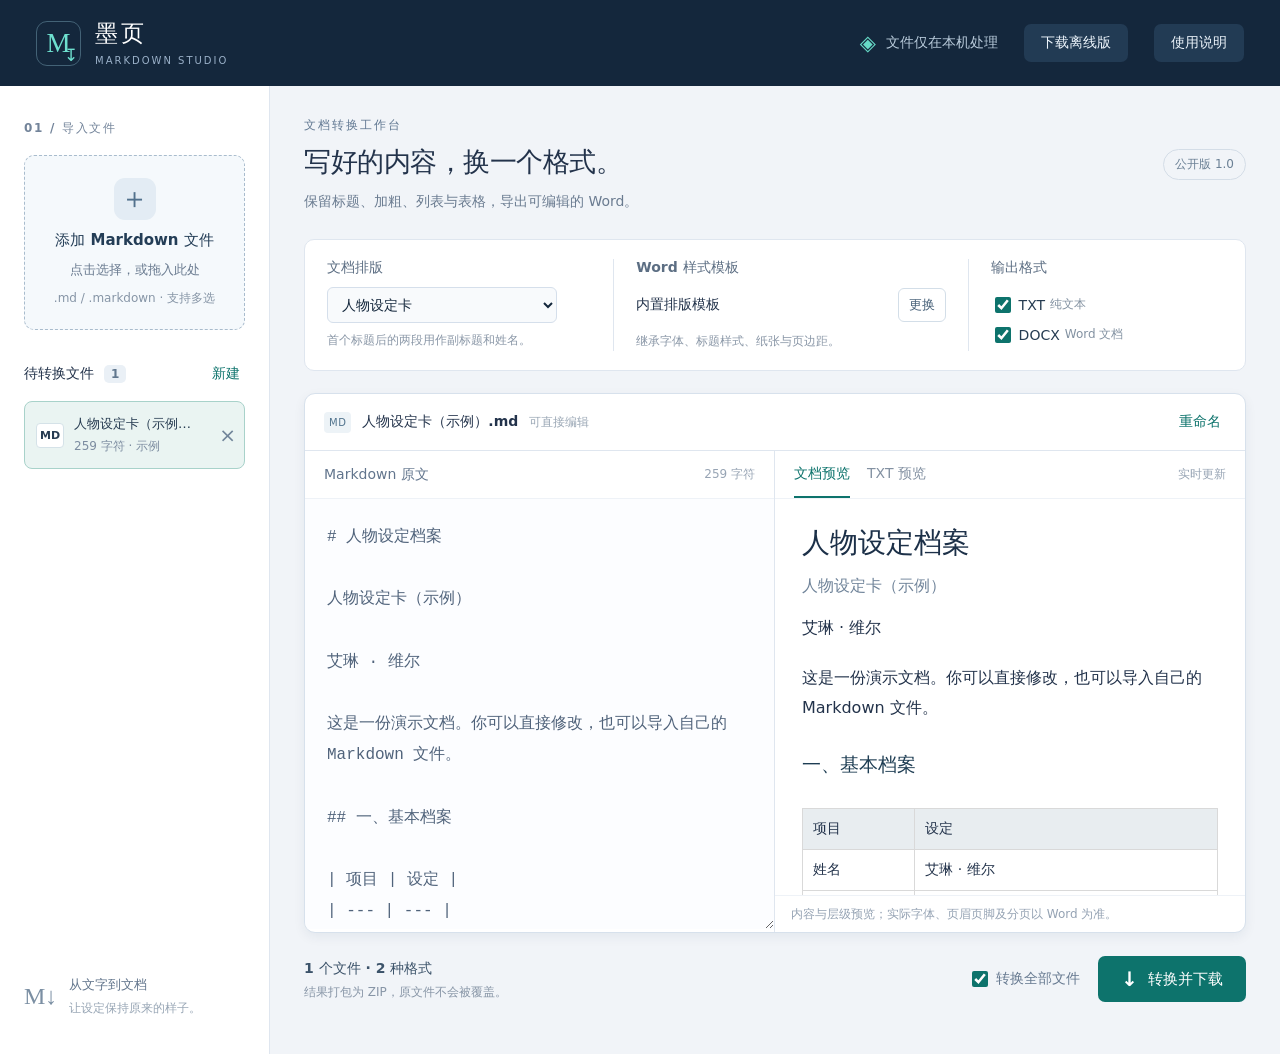
<file: index.html>
<!doctype html>
<html lang="zh-CN">
<head>
  <meta charset="UTF-8">
  <meta name="viewport" content="width=device-width,initial-scale=1">
  <meta name="description" content="在本机将 Markdown 转为 TXT 和 Word，支持人物卡模板和批量转换。">
  <title>墨页 · Markdown 文档转换器</title>
  <link rel="icon" type="image/svg+xml" href="data:image/svg+xml,%3Csvg xmlns='http://www.w3.org/2000/svg' viewBox='0 0 32 32'%3E%3Crect width='32' height='32' rx='8' fill='%2314273c'/%3E%3Cpath d='M10 7h9l4 4v14H10z' fill='none' stroke='%235ee0cc' stroke-width='2'/%3E%3Cpath d='M14 15h5m-5 5h5' stroke='white' stroke-width='2'/%3E%3C/svg%3E">
  <link rel="stylesheet" href="style.css">
  <script src="template.js" defer></script>
  <script src="converter.js" defer></script>
  <script src="app.js" defer></script>
</head>
<body>
  <header class="topbar">
    <div class="brand"><span class="brand-icon" aria-hidden="true">M<span>↧</span></span><div><strong>墨页</strong><span class="brand-sub">MARKDOWN STUDIO</span></div></div>
    <div class="local-label"><span aria-hidden="true">◈</span> 文件仅在本机处理</div>
    <a class="help-button" id="offlineDownload" href="downloads/moye-offline.html" download="墨页转换器（双击打开）.html">下载离线版</a>
    <button class="help-button" id="helpButton" aria-expanded="false" aria-controls="helpPanel">使用说明</button>
  </header>
  <aside id="helpPanel" class="help-panel" hidden>
    <strong>三步完成转换</strong><ol><li>选择或拖入 .md 文件，也可以直接编辑示例。</li><li>选择人物卡或通用文档排版，需要时换一个 Word 模板。</li><li>勾选输出格式，点击“转换并下载”。多个结果会装进一个 ZIP。</li></ol>
    <p>解压 ZIP 后，用 Word / WPS 打开 .docx。浏览器会询问保存位置，或存入“下载”文件夹。文件与模板只在本机浏览器内处理，关闭页面后不保留编辑内容。</p>
  </aside>
  <main class="workspace">
    <aside class="sidebar">
      <div class="section-caption">01 / 导入文件</div>
      <button class="dropzone" id="dropzone" aria-label="选择 Markdown 文件，支持多选，也可拖入此处"><span class="upload-icon" aria-hidden="true">＋</span><strong>添加 Markdown 文件</strong><span>点击选择，或拖入此处</span><small>.md / .markdown · 支持多选</small></button>
      <input id="fileInput" type="file" accept=".md,.markdown,text/markdown" multiple hidden>
      <div class="file-heading"><h2>待转换文件 <span id="fileCount">1</span></h2><button class="text-button" id="newButton">新建</button></div>
      <div id="fileList" class="file-list" aria-label="待转换文件"></div>
      <div class="sidebar-bottom"><span class="small-mark" aria-hidden="true">M↓</span><p>从文字到文档<br><span>让设定保持原来的样子。</span></p></div>
    </aside>
    <section class="main-panel">
      <div class="intro"><div><div class="eyebrow">文档转换工作台</div><h1>写好的内容，换一个格式。</h1><p>保留标题、加粗、列表与表格，导出可编辑的 Word。</p></div><span class="version-badge">公开版 1.0</span></div>
      <section class="settings" aria-label="转换设置">
        <div class="setting-block"><label for="layoutSelect">文档排版</label><select id="layoutSelect"><option value="card">人物设定卡</option><option value="general">通用文档</option></select><small id="layoutHint">首个标题后的两段用作副标题和姓名。</small></div>
        <div class="setting-block template-block"><label>Word 样式模板</label><div class="template-row"><span id="templateName" title="公开版中性排版模板">内置排版模板</span><button id="templateButton" class="mini-button">更换</button><button id="templateReset" class="text-button" hidden>恢复</button></div><small>继承字体、标题样式、纸张与页边距。</small><input id="templateInput" type="file" accept=".docx" hidden></div>
        <fieldset class="setting-block formats"><legend>输出格式</legend><label><input id="formatTxt" type="checkbox" checked> TXT <span>纯文本</span></label><label><input id="formatDocx" type="checkbox" checked> DOCX <span>Word 文档</span></label></fieldset>
      </section>
      <section class="editor-card">
        <div class="editor-toolbar"><div class="current-file"><span class="md-badge">MD</span><strong id="currentName">人物设定卡（示例）.md</strong><span class="editable-label">可直接编辑</span></div><button id="renameButton" class="text-button">重命名</button></div>
        <div class="panes">
          <section class="source-pane"><div class="pane-header"><label for="editor">Markdown 原文</label><span id="charCount">0 字符</span></div><textarea id="editor" spellcheck="false" aria-label="Markdown 原文" placeholder="在这里粘贴 Markdown 内容，或从左侧添加文件…"></textarea></section>
          <section class="preview-pane"><div class="pane-header"><div class="preview-tabs" role="tablist" aria-label="预览格式"><button role="tab" aria-selected="true" aria-controls="preview" id="tabDocument" data-view="document">文档预览</button><button role="tab" aria-selected="false" aria-controls="preview" id="tabTxt" data-view="txt" tabindex="-1">TXT 预览</button></div><span class="preview-tag">实时更新</span></div><div id="preview" class="preview" role="tabpanel" aria-labelledby="tabDocument"></div><p class="preview-note">内容与层级预览；实际字体、页眉页脚及分页以 Word 为准。</p></section>
        </div>
      </section>
      <footer class="actionbar"><div><strong id="exportSummary">1 个文件 · 2 种格式</strong><p id="exportHint">结果打包为 ZIP，原文件不会被覆盖。</p></div><div class="export-actions"><label class="batch-option"><input id="batchAll" type="checkbox" checked> 转换全部文件</label><button id="exportButton" class="primary-button"><span aria-hidden="true">↓</span> 转换并下载</button></div></footer>
      <div id="status" role="status" aria-live="polite"></div>
    </section>
  </main>
  <dialog id="renameDialog"><form id="renameForm"><h2>重命名文件</h2><label for="renameInput">文件名</label><input id="renameInput" required maxlength="140"><p>导出的 TXT 和 Word 会使用这个名称。</p><div class="dialog-actions"><button id="cancelRename" type="button" class="mini-button">取消</button><button type="submit" class="primary-button">保存</button></div></form></dialog>
</body>
</html>
</file>
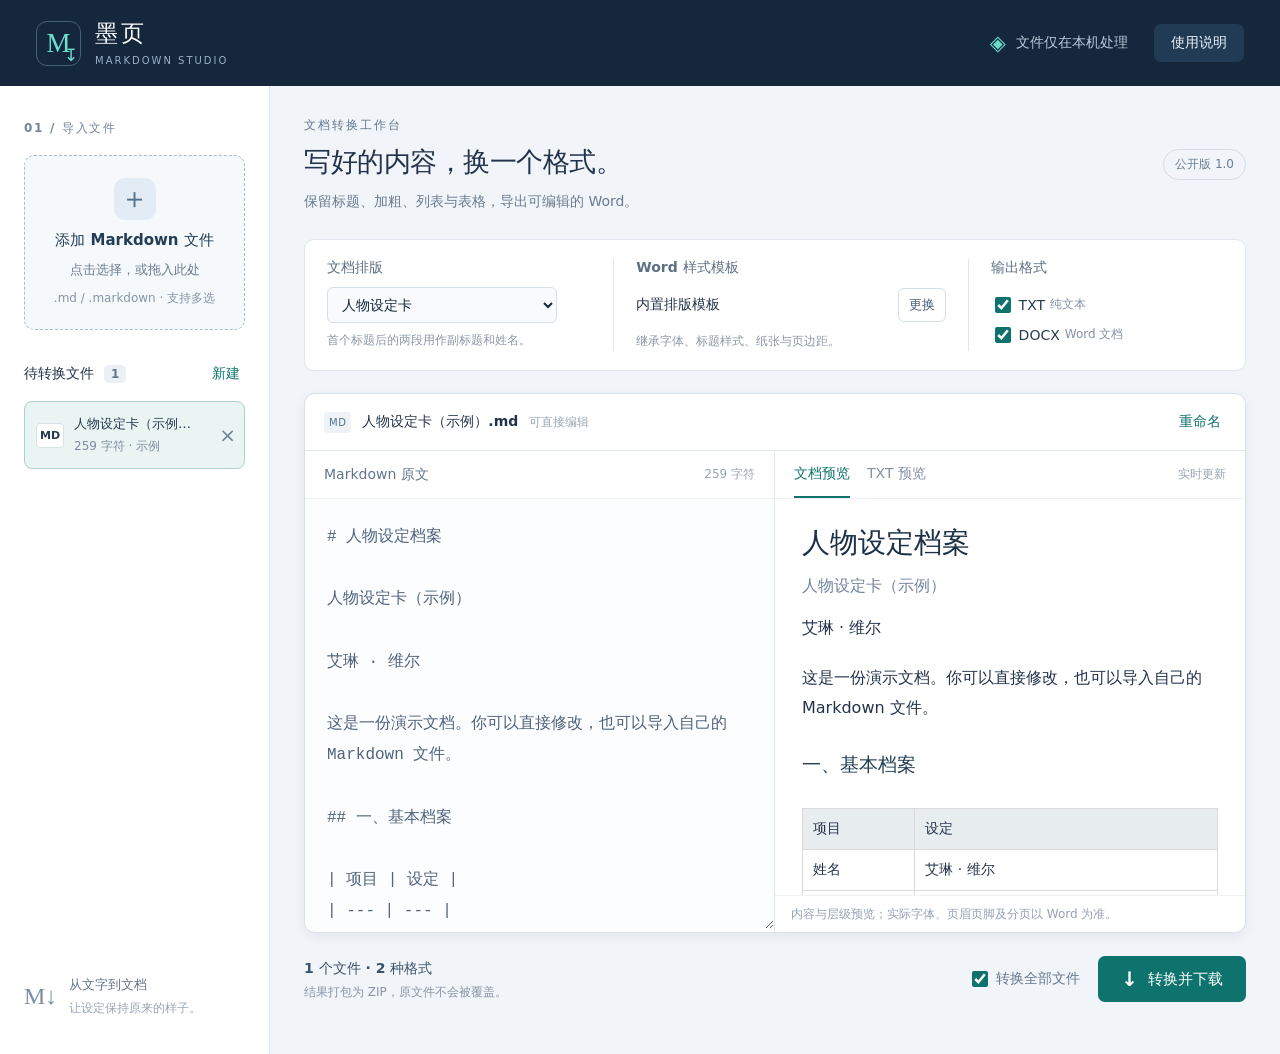
<file: downloads/moye-offline.html>
<!doctype html>
<html lang="zh-CN">
<head>
  <meta charset="UTF-8">
  <meta name="viewport" content="width=device-width,initial-scale=1">
  <meta name="description" content="在本机将 Markdown 转为 TXT 和 Word，支持人物卡模板和批量转换。">
  <title>墨页 · Markdown 文档转换器</title>
  <link rel="icon" type="image/svg+xml" href="data:image/svg+xml,%3Csvg xmlns='http://www.w3.org/2000/svg' viewBox='0 0 32 32'%3E%3Crect width='32' height='32' rx='8' fill='%2314273c'/%3E%3Cpath d='M10 7h9l4 4v14H10z' fill='none' stroke='%235ee0cc' stroke-width='2'/%3E%3Cpath d='M14 15h5m-5 5h5' stroke='white' stroke-width='2'/%3E%3C/svg%3E">
  <style>
:root{font-family:"Microsoft YaHei","PingFang SC",system-ui,sans-serif;color:#23334b;background:#f1f4f8;font-size:16px;font-synthesis:none;--ink:#14273c;--muted:#6a7b90;--line:#dfe6ef;--accent:#0d736c}*{box-sizing:border-box}body{margin:0}button,input,select,textarea{font:inherit}button,select,input[type=checkbox]{cursor:pointer}button{transition:background .15s,color .15s}button:focus-visible,select:focus-visible,input:focus-visible,textarea:focus-visible{outline:3px solid #36b6aa;outline-offset:3px}button:disabled{opacity:.55;cursor:wait}button{border:0}button:hover{filter:brightness(.96)}[hidden]{display:none!important}.topbar{height:86px;padding:0 36px;display:flex;align-items:center;gap:26px;background:var(--ink);color:white}.brand{display:flex;gap:14px;align-items:center}.brand-icon{font-family:Georgia,serif;font-size:27px;color:#6ee0cf;border:1px solid #436276;width:45px;height:45px;display:grid;place-content:center;border-radius:11px;position:relative}.brand-icon span{position:absolute;right:2px;bottom:0;font:17px system-ui}.brand strong{font-size:23px;letter-spacing:3px;display:block}.brand-sub{font-size:10px;letter-spacing:2px;color:#9ab0c8}.local-label{margin-left:auto;font-size:14px;color:#b9cbdb;display:flex;align-items:center;gap:10px}.local-label span{color:#66dac7;font-size:21px}.help-button{color:#edf5fc;background:#223b54;padding:10px 17px;border-radius:7px;font-size:14px}.help-panel{margin:20px 32px 0;padding:22px 28px;background:white;border:1px solid var(--line);border-radius:10px;line-height:1.8}.help-panel p{color:var(--muted);margin-bottom:0}.workspace{display:grid;grid-template-columns:270px minmax(0,1fr);min-height:calc(100vh - 86px);max-width:1800px;margin:auto}.sidebar{padding:34px 24px;background:#fff;border-right:1px solid var(--line);display:flex;flex-direction:column}.section-caption{font-size:12px;letter-spacing:1.7px;color:#73849a;margin-bottom:18px;font-weight:600}.dropzone{border:1.5px dashed #a9bccd;background:#f5f9fc;color:#233d56;border-radius:10px;padding:22px 10px;display:flex;flex-direction:column;align-items:center;width:100%;gap:11px}.dropzone.dragging{background:#e2f5f0;border-color:var(--accent)}.upload-icon{background:#e3ecf4;width:42px;height:42px;border-radius:11px;display:grid;place-content:center;font-size:29px;font-weight:300;color:#52718d}.dropzone strong{font-size:15px}.dropzone>span:not(.upload-icon){font-size:13px;color:var(--muted)}.dropzone small{font-size:12px;color:#8695a6}.file-heading{display:flex;align-items:center;justify-content:space-between;margin-top:30px;margin-bottom:13px}.file-heading h2{font-size:14px;margin:0}.file-heading h2 span{background:#eaf0f6;padding:2px 7px;border-radius:5px;color:#61778e;font-size:12px;margin-left:5px}.text-button{background:none;color:var(--accent);font-size:14px;padding:5px}.file-list{display:flex;flex-direction:column;gap:7px}.file-item{position:relative;border:1px solid transparent;border-radius:8px;display:flex;align-items:center;background:#f7f9fb;min-width:0}.file-item.active{background:#eaf4f2;border-color:#a8d2ca}.file-select{display:flex;align-items:center;gap:10px;padding:13px 8px 13px 11px;text-align:left;flex:1;min-width:0;background:transparent;color:#263b51}.file-icon{font-size:11px;background:white;border:1px solid #d5e2e8;border-radius:4px;padding:5px 3px;font-weight:700}.file-meta{min-width:0}.file-meta strong{display:block;font-size:13px;font-weight:500;overflow:hidden;text-overflow:ellipsis;white-space:nowrap}.file-meta small{font-size:12px;display:block;color:#7c8ca0;margin-top:5px}.remove-file{background:none;color:#708499;font-size:20px;padding:8px}.sidebar-bottom{display:flex;gap:12px;align-items:center;margin-top:auto;padding-top:70px}.small-mark{color:#7b8fa3;font:24px Georgia}.sidebar-bottom p{font-size:13px;line-height:1.8;color:#62758c;margin:0}.sidebar-bottom p span{font-size:12px;color:#98a6b5}.main-panel{padding:31px 34px 20px;min-width:0}.intro{display:flex;justify-content:space-between;align-items:center;margin-bottom:26px}.eyebrow{color:#617892;font-size:12px;letter-spacing:2px;margin-bottom:10px}h1{font-size:27px;letter-spacing:-.5px;line-height:1.35;margin:0;font-weight:650}.intro p{color:var(--muted);font-size:14px;line-height:1.6;margin:10px 0 0}.version-badge{font-size:12px;color:#6b8095;border:1px solid #d4dde7;border-radius:20px;padding:6px 11px;white-space:nowrap}.settings{display:grid;grid-template-columns:1fr 1.15fr .9fr;border:1px solid var(--line);background:#fff;border-radius:10px;margin-bottom:22px;padding:19px 0}.setting-block{padding:0 22px;min-width:0;border:0;margin:0}.setting-block+.setting-block{border-left:1px solid var(--line)}.setting-block>label,.formats legend{display:block;font-size:13px;font-weight:600;color:#5c6e83;margin-bottom:10px}.setting-block small{display:block;color:#8a97a7;font-size:12px;line-height:1.6;margin-top:8px}.setting-block select{width:100%;max-width:230px;background:#f8fafc;border:1px solid #d5dfeb;border-radius:6px;padding:8px 10px;font-size:14px;color:var(--ink)}.template-row{display:flex;align-items:center;gap:8px;min-height:37px}.template-row>span{overflow:hidden;text-overflow:ellipsis;white-space:nowrap;font-size:14px;flex:1}.mini-button{padding:7px 10px;border:1px solid #d3dee8;border-radius:6px;background:#fff;font-size:13px;white-space:nowrap;color:#466078}.formats legend{padding:0;float:left;width:100%}.formats label{display:inline-flex;align-items:center;font-size:14px;gap:5px;margin:7px 12px 0 0;color:#263c52;font-weight:500}.formats label span{font-size:12px;color:#8291a1}input[type=checkbox]{accent-color:var(--accent);width:16px;height:16px;flex:none}.editor-card{background:white;border:1px solid #d7e1ec;border-radius:11px;overflow:hidden;box-shadow:0 4px 12px #132b4810}.editor-toolbar{display:flex;align-items:center;justify-content:space-between;border-bottom:1px solid var(--line);padding:14px 19px;gap:12px}.current-file{display:flex;align-items:center;gap:11px;min-width:0}.current-file strong{font-size:14px;font-weight:600;overflow:hidden;text-overflow:ellipsis;white-space:nowrap}.md-badge{font-size:10px;letter-spacing:.5px;background:#edf3f7;color:#52748e;padding:5px;border-radius:4px}.editable-label{font-size:12px;color:#9aa7b5;white-space:nowrap}.panes{display:grid;grid-template-columns:1fr 1fr}.source-pane,.preview-pane{min-width:0}.source-pane{border-right:1px solid var(--line)}.pane-header{height:48px;display:flex;align-items:center;justify-content:space-between;gap:12px;padding:0 19px;border-bottom:1px solid #eef2f7;font-size:13px;color:#62758d}.pane-header>span{font-size:12px;color:#97a4b4;white-space:nowrap}textarea{display:block;width:100%;height:430px;resize:vertical;border:0;padding:23px 22px;background:#fcfdff;font-family:Consolas,"Microsoft YaHei",monospace;font-size:14px;line-height:1.95;color:#50637b;tab-size:2}textarea:focus{outline-offset:-3px}.preview-tabs{display:flex;align-items:stretch;height:100%;gap:17px}.preview-tabs button{background:none;color:#8391a2;font-size:13px;padding:0 0;border-bottom:2px solid transparent}.preview-tabs button[aria-selected=true]{color:var(--accent);font-weight:600;border-color:var(--accent)}.preview{height:396px;overflow:auto;padding:25px 27px;font-size:14px;line-height:1.85;overflow-wrap:anywhere}.preview h1{font-family:Georgia,"Microsoft YaHei",serif;font-size:28px;letter-spacing:0;margin:0 0 9px;color:#1c3048}.preview .subtitle{font-size:16px;color:#70849a;margin:0 0 13px}.preview .name-line{font-size:16px;margin:0 0 20px}.preview h2{font-size:19px;font-weight:600;margin:25px 0 14px;color:#1e3d53}.preview h3{font-size:16px;margin:20px 0 10px}.preview h4{font-size:14px;margin:16px 0 7px}.preview p{margin:10px 0}.preview ul{padding-left:22px}.preview li{margin:7px 0}.table-wrap{overflow-x:auto}.preview table{width:100%;border-collapse:collapse;font-size:13px;margin:12px 0;line-height:1.7}.preview td,.preview th{border:1px solid #d9d9d9;padding:8px 10px;text-align:left;vertical-align:top;min-width:65px}.preview th{background:#e8edf0;font-weight:600}.preview pre{font:14px/1.85 Consolas,"Microsoft YaHei",monospace;white-space:pre-wrap;overflow-wrap:anywhere;margin:0;color:#44566b}.preview-note{font-size:11px;line-height:1.5;color:#94a2b3;border-top:1px solid #eef2f7;padding:9px 16px;margin:0}.actionbar{display:flex;align-items:center;justify-content:space-between;gap:16px;margin-top:23px}.actionbar strong{font-size:14px;color:#3c536a;font-weight:600}.actionbar p{font-size:12px;color:#8795a6;margin:6px 0 0}.export-actions{display:flex;gap:18px;align-items:center}.batch-option{display:flex;align-items:center;gap:5px;font-size:13px;color:#667990}.primary-button{display:flex;align-items:center;justify-content:center;gap:10px;background:var(--accent);color:white;padding:13px 23px;border-radius:7px;font-size:15px;font-weight:600;white-space:nowrap}.primary-button span{font-size:20px;line-height:1}#status{min-height:32px;color:var(--accent);font-size:13px;line-height:1.7;padding-top:12px}#status.error{color:#b63843}dialog{border:1px solid var(--line);border-radius:12px;padding:26px;width:min(420px,90vw);color:var(--ink);box-shadow:0 14px 60px #10243735}dialog::backdrop{background:#14273c66}dialog h2{font-size:20px;margin:0 0 22px}dialog label{display:block;font-size:14px;margin-bottom:8px}dialog input{border:1px solid #c3d1e0;border-radius:6px;width:100%;padding:10px}dialog p{font-size:13px;color:var(--muted)}.dialog-actions{display:flex;gap:12px;justify-content:flex-end;margin-top:25px}.dialog-actions .primary-button{padding:9px 20px;font-size:14px}@media(min-width:1500px){textarea{height:530px}.preview{height:496px}.main-panel{padding:38px 48px}.workspace{grid-template-columns:290px minmax(0,1fr)}}@media(max-width:1150px){.workspace{grid-template-columns:225px minmax(0,1fr)}.sidebar{padding:28px 17px}.main-panel{padding:28px 22px}.settings{grid-template-columns:1fr 1.1fr}.formats{grid-column:1/-1;margin-top:16px;padding-top:15px!important;border-top:1px solid var(--line);border-left:0!important}.formats legend{float:none;width:auto;margin:0 14px 0 0;display:inline}.formats label{margin-top:0}.editable-label,.version-badge,.preview-tag{display:none}.actionbar{align-items:flex-start}.export-actions{gap:10px;flex-direction:column;align-items:flex-end}.template-row{gap:4px}h1{font-size:25px}}@media(max-width:760px){.topbar{height:75px;padding:0 18px;gap:12px}.local-label{font-size:12px}.local-label span{display:none}.brand-sub{display:none}.brand strong{font-size:20px}.brand-icon{width:36px;height:38px;font-size:23px}.help-button{font-size:12px;padding:8px}.workspace{display:block}.sidebar{padding:21px 18px;border-right:0;border-bottom:1px solid var(--line)}.section-caption,.sidebar-bottom{display:none}.dropzone{padding:15px;gap:7px}.upload-icon{display:none}.file-heading{margin-top:18px}.file-list{max-height:180px;overflow:auto}.main-panel{padding:25px 17px}.intro{margin-bottom:19px}.intro p{font-size:13px}h1{font-size:24px}.settings{grid-template-columns:1fr}.setting-block{padding:0 17px}.setting-block+.setting-block{border-left:0;border-top:1px solid var(--line);padding-top:16px;margin-top:16px}.formats{grid-column:auto}.panes{grid-template-columns:1fr}.source-pane{border-right:0;border-bottom:1px solid var(--line)}textarea{height:285px;font-size:14px}.preview{height:340px}.actionbar{flex-direction:column}.export-actions{width:100%;flex-direction:row;justify-content:space-between;align-items:center}.primary-button{padding:12px 17px}.current-file strong{font-size:12px}.editor-toolbar{padding:12px}.help-panel{margin:15px 17px 0;font-size:14px;padding:17px}}
:root .setting-block>label,:root .formats legend,:root .pane-header,:root .preview-tabs button,:root .file-heading h2,:root .batch-option{font-size:14px}:root textarea{font-size:16px}:root .preview{font-size:16px}:root .preview td,:root .preview th{font-size:14px}:root .preview-note{font-size:12px}
:root a.help-button{text-decoration:none;white-space:nowrap}@media(max-width:760px){:root .topbar{flex-wrap:wrap;height:auto;min-height:75px;padding-top:12px;padding-bottom:12px}:root .local-label{font-size:12px}:root a.help-button{margin-left:auto}}

</style>
  
  
  
</head>
<body>
  <header class="topbar">
    <div class="brand"><span class="brand-icon" aria-hidden="true">M<span>↧</span></span><div><strong>墨页</strong><span class="brand-sub">MARKDOWN STUDIO</span></div></div>
    <div class="local-label"><span aria-hidden="true">◈</span> 文件仅在本机处理</div>
    
    <button class="help-button" id="helpButton" aria-expanded="false" aria-controls="helpPanel">使用说明</button>
  </header>
  <aside id="helpPanel" class="help-panel" hidden>
    <strong>三步完成转换</strong><ol><li>选择或拖入 .md 文件，也可以直接编辑示例。</li><li>选择人物卡或通用文档排版，需要时换一个 Word 模板。</li><li>勾选输出格式，点击“转换并下载”。多个结果会装进一个 ZIP。</li></ol>
    <p>解压 ZIP 后，用 Word / WPS 打开 .docx。浏览器会询问保存位置，或存入“下载”文件夹。文件与模板只在本机浏览器内处理，关闭页面后不保留编辑内容。</p>
  </aside>
  <main class="workspace">
    <aside class="sidebar">
      <div class="section-caption">01 / 导入文件</div>
      <button class="dropzone" id="dropzone" aria-label="选择 Markdown 文件，支持多选，也可拖入此处"><span class="upload-icon" aria-hidden="true">＋</span><strong>添加 Markdown 文件</strong><span>点击选择，或拖入此处</span><small>.md / .markdown · 支持多选</small></button>
      <input id="fileInput" type="file" accept=".md,.markdown,text/markdown" multiple hidden>
      <div class="file-heading"><h2>待转换文件 <span id="fileCount">1</span></h2><button class="text-button" id="newButton">新建</button></div>
      <div id="fileList" class="file-list" aria-label="待转换文件"></div>
      <div class="sidebar-bottom"><span class="small-mark" aria-hidden="true">M↓</span><p>从文字到文档<br><span>让设定保持原来的样子。</span></p></div>
    </aside>
    <section class="main-panel">
      <div class="intro"><div><div class="eyebrow">文档转换工作台</div><h1>写好的内容，换一个格式。</h1><p>保留标题、加粗、列表与表格，导出可编辑的 Word。</p></div><span class="version-badge">公开版 1.0</span></div>
      <section class="settings" aria-label="转换设置">
        <div class="setting-block"><label for="layoutSelect">文档排版</label><select id="layoutSelect"><option value="card">人物设定卡</option><option value="general">通用文档</option></select><small id="layoutHint">首个标题后的两段用作副标题和姓名。</small></div>
        <div class="setting-block template-block"><label>Word 样式模板</label><div class="template-row"><span id="templateName" title="公开版中性排版模板">内置排版模板</span><button id="templateButton" class="mini-button">更换</button><button id="templateReset" class="text-button" hidden>恢复</button></div><small>继承字体、标题样式、纸张与页边距。</small><input id="templateInput" type="file" accept=".docx" hidden></div>
        <fieldset class="setting-block formats"><legend>输出格式</legend><label><input id="formatTxt" type="checkbox" checked> TXT <span>纯文本</span></label><label><input id="formatDocx" type="checkbox" checked> DOCX <span>Word 文档</span></label></fieldset>
      </section>
      <section class="editor-card">
        <div class="editor-toolbar"><div class="current-file"><span class="md-badge">MD</span><strong id="currentName">人物设定卡（示例）.md</strong><span class="editable-label">可直接编辑</span></div><button id="renameButton" class="text-button">重命名</button></div>
        <div class="panes">
          <section class="source-pane"><div class="pane-header"><label for="editor">Markdown 原文</label><span id="charCount">0 字符</span></div><textarea id="editor" spellcheck="false" aria-label="Markdown 原文" placeholder="在这里粘贴 Markdown 内容，或从左侧添加文件…"></textarea></section>
          <section class="preview-pane"><div class="pane-header"><div class="preview-tabs" role="tablist" aria-label="预览格式"><button role="tab" aria-selected="true" aria-controls="preview" id="tabDocument" data-view="document">文档预览</button><button role="tab" aria-selected="false" aria-controls="preview" id="tabTxt" data-view="txt" tabindex="-1">TXT 预览</button></div><span class="preview-tag">实时更新</span></div><div id="preview" class="preview" role="tabpanel" aria-labelledby="tabDocument"></div><p class="preview-note">内容与层级预览；实际字体、页眉页脚及分页以 Word 为准。</p></section>
        </div>
      </section>
      <footer class="actionbar"><div><strong id="exportSummary">1 个文件 · 2 种格式</strong><p id="exportHint">结果打包为 ZIP，原文件不会被覆盖。</p></div><div class="export-actions"><label class="batch-option"><input id="batchAll" type="checkbox" checked> 转换全部文件</label><button id="exportButton" class="primary-button"><span aria-hidden="true">↓</span> 转换并下载</button></div></footer>
      <div id="status" role="status" aria-live="polite"></div>
    </section>
  </main>
  <dialog id="renameDialog"><form id="renameForm"><h2>重命名文件</h2><label for="renameInput">文件名</label><input id="renameInput" required maxlength="140"><p>导出的 TXT 和 Word 会使用这个名称。</p><div class="dialog-actions"><button id="cancelRename" type="button" class="mini-button">取消</button><button type="submit" class="primary-button">保存</button></div></form></dialog>
<script>
// Neutral public Word template, generated without user documents.
const DEFAULT_TEMPLATE_BASE64 = 'UEsDBBQAAAAAAMerQl1rTNYnIwMAACMDAAATAAAAW0NvbnRlbnRfVHlwZXNdLnhtbDw/[base64]/[base64]/[base64]/[base64]/AQAAGRkAAAAA';

</script>
<script>
/* All conversion happens locally. No network requests or external libraries. */
(function (root) {
  'use strict';
  const encoder = new TextEncoder();
  const decoder = new TextDecoder('utf-8', { fatal: true });
  const W = 'http://schemas.openxmlformats.org/wordprocessingml/2006/main';
  const WIDTH_HINTS = { '项目|设定': [2000, 7350], '人物|设定': [2000, 7350], '年份|年龄|经历': [1600, 1400, 6350], '时间|事件|对她的影响': [1600, 3200, 4550] };
  const crcTable = Array.from({ length: 256 }, (_, n) => {
    for (let i = 0; i < 8; i++) n = (n & 1) ? (0xedb88320 ^ (n >>> 1)) : (n >>> 1);
    return n >>> 0;
  });
  function crc32(bytes) {
    let crc = 0xffffffff;
    for (const byte of bytes) crc = crcTable[(crc ^ byte) & 255] ^ (crc >>> 8);
    return (crc ^ 0xffffffff) >>> 0;
  }
  function joinBytes(parts) {
    const out = new Uint8Array(parts.reduce((n, p) => n + p.length, 0));
    let offset = 0;
    for (const part of parts) { out.set(part, offset); offset += part.length; }
    return out;
  }
  function zip(entries) {
    const chunks = [], central = [];
    let offset = 0;
    const now = new Date();
    const time = (now.getHours() << 11) | (now.getMinutes() << 5) | (now.getSeconds() >> 1);
    const date = ((Math.max(1980, now.getFullYear()) - 1980) << 9) | ((now.getMonth() + 1) << 5) | now.getDate();
    for (const [name, data] of entries) {
      const bytes = typeof data === 'string' ? encoder.encode(data) : data;
      const nameBytes = encoder.encode(name), crc = crc32(bytes);
      const head = new Uint8Array(30), h = new DataView(head.buffer);
      h.setUint32(0, 0x04034b50, true); h.setUint16(4, 20, true); h.setUint16(6, 0x800, true);
      h.setUint16(10, time, true); h.setUint16(12, date, true); h.setUint32(14, crc, true);
      h.setUint32(18, bytes.length, true); h.setUint32(22, bytes.length, true); h.setUint16(26, nameBytes.length, true);
      chunks.push(head, nameBytes, bytes);
      const center = new Uint8Array(46), c = new DataView(center.buffer);
      c.setUint32(0, 0x02014b50, true); c.setUint16(4, 20, true); c.setUint16(6, 20, true); c.setUint16(8, 0x800, true);
      c.setUint16(12, time, true); c.setUint16(14, date, true); c.setUint32(16, crc, true);
      c.setUint32(20, bytes.length, true); c.setUint32(24, bytes.length, true); c.setUint16(28, nameBytes.length, true); c.setUint32(42, offset, true);
      central.push(center, nameBytes); offset += head.length + nameBytes.length + bytes.length;
    }
    const directory = joinBytes(central), end = new Uint8Array(22), e = new DataView(end.buffer);
    e.setUint32(0, 0x06054b50, true); e.setUint16(8, entries.length, true); e.setUint16(10, entries.length, true);
    e.setUint32(12, directory.length, true); e.setUint32(16, offset, true);
    return joinBytes([...chunks, directory, end]);
  }
  async function unzip(bytes) {
    if (bytes.length > 20 * 1024 * 1024) throw new Error('Word 模板不能超过 20 MB。');
    const view = new DataView(bytes.buffer, bytes.byteOffset, bytes.byteLength);
    let end = -1;
    for (let p = bytes.length - 22; p >= Math.max(0, bytes.length - 65557); p--) {
      if (view.getUint32(p, true) === 0x06054b50 && p + 22 + view.getUint16(p + 20, true) === bytes.length) { end = p; break; }
    }
    if (end < 0) throw new Error('这不是有效的 DOCX 文件，或文件已经损坏。');
    const count = view.getUint16(end + 10, true);
    let position = view.getUint32(end + 16, true), totalSize = 0;
    if (view.getUint16(end + 4, true) || view.getUint16(end + 6, true) || count === 65535 || count > 2048) throw new Error('这个模板的压缩格式不受支持，请用 Word 另存为普通 DOCX。');
    const entries = [];
    try {
      for (let i = 0; i < count; i++) {
        if (view.getUint32(position, true) !== 0x02014b50) throw new Error('Word 模板的文件目录已损坏。');
        const flags = view.getUint16(position + 8, true), method = view.getUint16(position + 10, true);
        const crc = view.getUint32(position + 16, true), size = view.getUint32(position + 20, true), fullSize = view.getUint32(position + 24, true);
        const nameLen = view.getUint16(position + 28, true), extraLen = view.getUint16(position + 30, true), commentLen = view.getUint16(position + 32, true);
        const start = view.getUint32(position + 42, true);
        const name = decoder.decode(bytes.slice(position + 46, position + 46 + nameLen));
        totalSize += fullSize;
        if (fullSize > 16 * 1024 * 1024 || totalSize > 64 * 1024 * 1024) throw new Error('模板解压后过大，请使用内容较少的 Word 样式模板。');
        if (flags & 1) throw new Error('暂不支持加密模板，请先在 Word 中取消密码。');
        if (view.getUint32(start, true) !== 0x04034b50) throw new Error('Word 模板已损坏。');
        const dataStart = start + 30 + view.getUint16(start + 26, true) + view.getUint16(start + 28, true);
        if (dataStart + size > bytes.length) throw new Error('Word 模板的文件内容不完整。');
        let data = bytes.slice(dataStart, dataStart + size);
        if (method === 8) {
          let stream;
          try { stream = new DecompressionStream('deflate-raw'); }
          catch { throw new Error('当前浏览器无法读取压缩模板，请用新版 Edge 或 Chrome 打开应用。'); }
          const reader = new Blob([data]).stream().pipeThrough(stream).getReader(), pieces = [];
          let length = 0;
          while (true) {
            const { done, value } = await reader.read();
            if (done) break;
            length += value.length;
            if (length > fullSize) { await reader.cancel(); throw new Error('模板压缩内容的大小不匹配。'); }
            pieces.push(value);
          }
          data = joinBytes(pieces);
        } else if (method !== 0) throw new Error('模板使用了不支持的压缩格式，请用 Word 重新保存。');
        if (data.length !== fullSize || crc32(data) !== crc) throw new Error('模板内容校验失败，请重新选择未损坏的文件。');
        entries.push([name, data]); position += 46 + nameLen + extraLen + commentLen;
      }
    } catch (err) {
      if (err instanceof RangeError) throw new Error('Word 模板的数据不完整。');
      throw err;
    }
    if (new Set(entries.map(e => e[0])).size !== entries.length) throw new Error('模板包含重复的文件条目，请重新保存。');
    return entries;
  }
  function mdToTxt(md) {
    const lines = md.replace(/\r\n/g, '\n').split('\n'), out = [];
    for (let i = 0; i < lines.length; i++) {
      let s = lines[i].trim();
      if (/^\|[\s\-|:]+\|$/.test(s)) continue;
      if (s.startsWith('|')) { out.push(s.replace(/^\|+|\|+$/g, '').split('|').map(c => c.trim()).join('｜')); continue; }
      s = s.replace(/^#{1,6}\s*/, '').replace(/\*\*/g, '');
      if (s.startsWith('- ')) {
        out.push('• ' + s.slice(2));
        if (!(i + 1 < lines.length && lines[i + 1].trim() === '')) out.push('');
      } else out.push(s);
    }
    return out.join('\n').replace(/^\n+|\n+$/g, '') + '\n';
  }
  function parse(md, layout = 'card') {
    const lines = md.replace(/\r\n/g, '\n').split('\n'), blocks = [];
    let titleDone = false, cardStage = 0;
    for (let i = 0; i < lines.length; i++) {
      const s = lines[i].trim();
      if (!s) continue;
      if (s.startsWith('|')) {
        const rows = [];
        while (i < lines.length && lines[i].trim().startsWith('|')) {
          const row = lines[i].trim();
          if (!/^\|[\s\-|:]+\|$/.test(row)) rows.push(row.replace(/^\|+|\|+$/g, '').split('|').map(c => c.trim()));
          i++;
        }
        i--;
        if (rows.length) {
          const ncol = rows.reduce((max, row) => Math.max(max, row.length), 0);
          rows.forEach(row => { while (row.length < ncol) row.push(''); });
          blocks.push({ type: 'table', rows });
        }
        cardStage = 0; continue;
      }
      const heading = s.match(/^(#{1,6})\s+(.*)$/);
      if (heading && heading[1].length === 1 && !titleDone) {
        blocks.push({ type: 'title', text: heading[2] }); titleDone = true; cardStage = layout === 'card' ? 1 : 0; continue;
      }
      if (cardStage && !heading && !s.startsWith('- ')) {
        blocks.push({ type: cardStage === 1 ? 'subtitle' : 'name', text: s });
        cardStage = cardStage === 1 ? 2 : 0; continue;
      }
      cardStage = 0;
      if (heading) blocks.push({ type: 'heading', level: Math.min(5, Math.max(1, heading[1].length - 1)), text: heading[2] });
      else if (/^\*\*[^*]+\*\*$/.test(s)) blocks.push({ type: 'heading', level: 3, text: s.slice(2, -2) });
      else if (s.startsWith('- ')) blocks.push({ type: 'bullet', text: s.slice(2) });
      else blocks.push({ type: 'paragraph', text: s });
    }
    return blocks;
  }
  function escapeXml(value) {
    return Array.from(String(value)).filter(c => { const cp = c.codePointAt(0); return cp === 9 || cp === 10 || cp === 13 || (cp >= 32 && cp <= 0xd7ff) || (cp >= 0xe000 && cp <= 0xfffd) || (cp >= 0x10000 && cp <= 0x10ffff); }).join('').replace(/&/g, '&amp;').replace(/</g, '&lt;').replace(/>/g, '&gt;').replace(/"/g, '&quot;').replace(/'/g, '&apos;');
  }
  function inlineParts(text) {
    return text.split(/(\*\*.+?\*\*)/g).filter(Boolean).map(s => ({ text: s.startsWith('**') && s.endsWith('**') && s.length > 4 ? s.slice(2, -2) : s, bold: s.startsWith('**') && s.endsWith('**') && s.length > 4 }));
  }
  function runs(text, { bold = false, size = null, noBold = false } = {}) {
    return inlineParts(text).map(part => {
      const props = (!noBold && (bold || part.bold) ? '<w:b/>' : '') + (size ? `<w:sz w:val="${size}"/><w:szCs w:val="${size}"/>` : '');
      return `<w:r>${props ? `<w:rPr>${props}</w:rPr>` : ''}<w:t xml:space="preserve">${escapeXml(part.text)}</w:t></w:r>`;
    }).join('');
  }
  function validateXml(text) {
    if (typeof DOMParser !== 'undefined') {
      const xml = new DOMParser().parseFromString(text, 'application/xml');
      if (xml.getElementsByTagName('parsererror').length) throw new Error('模板内部 XML 损坏，请用 Word 重新保存。');
    }
  }
  function templateInfo(entries) {
    const map = new Map(entries);
    if (!map.has('word/document.xml') || !map.has('[Content_Types].xml') || !map.has('word/styles.xml')) throw new Error('请选择标准 .docx 文件，不能使用 .doc 或 .dotx。');
    const document = decoder.decode(map.get('word/document.xml')), styles = decoder.decode(map.get('word/styles.xml'));
    validateXml(document); validateXml(styles);
    if (!document.includes(W) || !/<w:body(?:\s[^>]*)?>/.test(document)) throw new Error('暂不支持此模板的 Word XML 格式，请用 Word 另存为标准 DOCX。');
    const body = document.match(/<w:body(?:\s[^>]*)?>([\s\S]*?)<\/w:body>/);
    if (!body) throw new Error('模板中没有有效的文档正文。');
    const sections = Array.from(body[1].matchAll(/<w:sectPr\b[^>]*(?:\/>|>[\s\S]*?<\/w:sectPr>)/g));
    const lastSection = sections.at(-1);
    const section = lastSection && !body[1].slice(lastSection.index + lastSection[0].length).trim() ? lastSection[0] : '';
    const availableStyles = new Map();
    for (const match of styles.matchAll(/<w:style\b([^>]*)>([\s\S]*?)<\/w:style>/g)) {
      const id = (match[1].match(/\bw:styleId="([^"]+)"/) || [])[1];
      const name = (match[2].match(/<w:name\b[^>]*w:val="([^"]+)"/) || [])[1];
      if (id) { availableStyles.set(id.toLowerCase(), id); if (name) availableStyles.set(name.toLowerCase().replace(/\s/g, ''), id); }
    }
    const resolve = name => availableStyles.get(name.toLowerCase().replace(/\s/g, '')) || availableStyles.get('normal') || '';
    const pageWidth = Number((section.match(/<w:pgSz\b[^>]*w:w="(\d+)"/) || [])[1] || 11906);
    const margins = (section.match(/<w:pgMar\b[^>]*>/) || [''])[0];
    const left = Number((margins.match(/w:left="(\d+)"/) || [])[1] || 1276), right = Number((margins.match(/w:right="(\d+)"/) || [])[1] || 1276);
    const gutter = Number((margins.match(/w:gutter="(\d+)"/) || [])[1] || 0);
    return { document, section, resolve, hasBullet: availableStyles.has('listbullet'), width: Math.max(1440, pageWidth - left - right - gutter) };
  }
  function makeDocx(md, entries, layout = 'card') {
    const info = templateInfo(entries);
    const paragraph = (text, style, options = {}) => {
      const styleId = info.resolve(style);
      const props = (styleId ? `<w:pStyle w:val="${escapeXml(styleId)}"/>` : '') + (options.props || '');
      return `<w:p>${props ? `<w:pPr>${props}</w:pPr>` : ''}${runs(text, options)}</w:p>`;
    };
    const body = parse(md, layout).map(block => {
      if (block.type === 'title') return paragraph(block.text, 'Title');
      if (block.type === 'subtitle') return paragraph(block.text, 'Subtitle');
      if (block.type === 'name') return paragraph(block.text, 'Normal', { size: 28, noBold: true });
      if (block.type === 'heading') return paragraph(block.text, 'Heading' + block.level);
      if (block.type === 'bullet') return paragraph((info.hasBullet ? '' : '• ') + block.text, info.hasBullet ? 'ListBullet' : 'Normal');
      if (block.type === 'paragraph') return paragraph(block.text, 'Normal');
      const hints = WIDTH_HINTS[block.rows[0].join('|')] || block.rows[0].map(() => 1);
      const sum = hints.reduce((a, b) => a + b, 0);
      const widths = hints.map(hint => Math.floor(hint / sum * info.width));
      widths[widths.length - 1] += info.width - widths.reduce((a, b) => a + b, 0);
      const borders = ['top', 'left', 'bottom', 'right', 'insideH', 'insideV'].map(edge => `<w:${edge} w:val="single" w:sz="4" w:space="0" w:color="D9D9D9"/>`).join('');
      const margins = [['top', 80], ['bottom', 80], ['left', 105], ['right', 105]].map(([edge, width]) => `<w:${edge} w:w="${width}" w:type="dxa"/>`).join('');
      const rows = block.rows.map((row, ri) => `<w:tr><w:trPr><w:cantSplit/>${ri === 0 ? '<w:tblHeader/>' : ''}</w:trPr>${row.map((text, ci) => `<w:tc><w:tcPr><w:tcW w:w="${widths[ci]}" w:type="dxa"/>${ri === 0 ? '<w:shd w:val="clear" w:color="auto" w:fill="E8EDF0"/>' : ''}</w:tcPr>${paragraph(text, 'Normal', { bold: ri === 0, props: `<w:ind w:firstLine="0"/><w:spacing w:after="0" w:line="276" w:lineRule="auto"/>${ri === 0 ? '<w:keepNext/>' : ''}` })}</w:tc>`).join('')}</w:tr>`).join('');
      return `<w:tbl><w:tblPr><w:tblW w:w="${info.width}" w:type="dxa"/><w:jc w:val="center"/><w:tblBorders>${borders}</w:tblBorders><w:tblCellMar>${margins}</w:tblCellMar><w:tblLayout w:type="fixed"/></w:tblPr><w:tblGrid>${widths.map(width => `<w:gridCol w:w="${width}"/>`).join('')}</w:tblGrid>${rows}</w:tbl>`;
    }).join('');
    const document = info.document.replace(/<w:body(?:\s[^>]*)?>[\s\S]*?<\/w:body>/, () => `<w:body>${body}${info.section}</w:body>`);
    const result = entries.map(([name, data]) => [name, name === 'word/document.xml' ? encoder.encode(document) : data]);
    return zip(result);
  }
  function txtBytes(md) { return encoder.encode('\ufeff' + mdToTxt(md).replace(/\n/g, '\r\n')); }
  function safeName(name) {
    let result = name.replace(/\.(?:md|markdown)$/i, '').replace(/[<>:"/\\|?*\x00-\x1f]/g, '_').replace(/[. ]+$/g, '').trim() || '未命名文档';
    if (/^(con|prn|aux|nul|com[1-9]|lpt[1-9])(?:\.|$)/i.test(result)) result = '_' + result;
    return result;
  }
  root.Converter = { zip, unzip, crc32, mdToTxt, txtBytes, parse, inlineParts, escapeXml, makeDocx, templateInfo, safeName };
  if (typeof module !== 'undefined') module.exports = root.Converter;
})(globalThis);

</script>
<script>
'use strict';
const $ = id => document.getElementById(id);
const example = `# 人物设定档案

人物设定卡（示例）

艾琳 · 维尔

这是一份演示文档。你可以直接修改，也可以导入自己的 Markdown 文件。

## 一、基本档案

| 项目 | 设定 |
| --- | --- |
| 姓名 | 艾琳 · 维尔 |
| 身份 | 一位年轻的档案整理员 |
| 特点 | 观察敏锐，习惯记录细节 |

## 二、人物特征

- **性格：** 温和、独立，对未知的事物抱有好奇。
- **习惯：** 随身携带一本深蓝色笔记本。

### 故事起点

一封没有署名的信，打破了平静的日常。
`;
let nextId = 1;
let files = [{ id: nextId++, name: '人物设定卡（示例）.md', content: example, example: true }];
let selectedId = files[0].id, view = 'document', customTemplate = null, templatePromise = null, busy = false;
function current() { return files.find(f => f.id === selectedId); }
function status(message, error = false) { $('status').textContent = message; $('status').classList.toggle('error', error); }
function renderFiles() {
  $('fileList').replaceChildren(); $('fileCount').textContent = files.length;
  for (const file of files) {
    const row = document.createElement('div'); row.className = 'file-item' + (file.id === selectedId ? ' active' : '');
    const select = document.createElement('button'); select.className = 'file-select'; select.title = file.name;
    select.setAttribute('aria-pressed', String(file.id === selectedId));
    const icon = document.createElement('span'); icon.className = 'file-icon'; icon.textContent = 'MD';
    const meta = document.createElement('span'); meta.className = 'file-meta';
    const title = document.createElement('strong'); title.textContent = file.name;
    const sub = document.createElement('small'); sub.textContent = `${file.content.length.toLocaleString()} 字符${file.example ? ' · 示例' : ''}`;
    meta.append(title, sub); select.append(icon, meta);
    select.addEventListener('click', () => { selectedId = file.id; renderAll(); });
    const remove = document.createElement('button'); remove.className = 'remove-file'; remove.textContent = '×';
    remove.title = '移除此文件'; remove.setAttribute('aria-label', `移除 ${file.name}`);
    remove.addEventListener('click', () => {
      const index = files.indexOf(file); files.splice(index, 1);
      if (file.id === selectedId) selectedId = files[Math.min(index, files.length - 1)]?.id ?? null;
      renderAll(); status('文件已从待转换列表移除，电脑上的原文件不会删除。');
    });
    row.append(select, remove); $('fileList').append(row);
  }
}
function inline(text) {
  const fragment = document.createDocumentFragment();
  for (const part of Converter.inlineParts(text)) {
    if (part.bold) { const strong = document.createElement('strong'); strong.textContent = part.text; fragment.append(strong); }
    else fragment.append(document.createTextNode(part.text));
  }
  return fragment;
}
function renderPreview() {
  const file = current(); $('preview').replaceChildren();
  $('charCount').textContent = (file?.content.length || 0).toLocaleString() + ' 字符';
  if (!file || !file.content.trim()) {
    const p = document.createElement('p'); p.textContent = '添加文件或输入内容后，预览会显示在这里。'; p.style.color = '#8797aa'; $('preview').append(p); return;
  }
  if (view === 'txt') { const pre = document.createElement('pre'); pre.textContent = Converter.mdToTxt(file.content); $('preview').append(pre); return; }
  for (const block of Converter.parse(file.content, $('layoutSelect').value)) {
    if (block.type === 'table') {
      const wrap = document.createElement('div'); wrap.className = 'table-wrap'; const table = document.createElement('table');
      block.rows.forEach((row, ri) => {
        const tr = document.createElement('tr');
        for (const text of row) { const cell = document.createElement(ri === 0 ? 'th' : 'td'); cell.append(inline(text)); tr.append(cell); }
        table.append(tr);
      });
      wrap.append(table); $('preview').append(wrap); continue;
    }
    if (block.type === 'bullet') {
      let list = $('preview').lastElementChild;
      if (!list || list.tagName !== 'UL') { list = document.createElement('ul'); $('preview').append(list); }
      const li = document.createElement('li'); li.append(inline(block.text)); list.append(li); continue;
    }
    const tag = block.type === 'title' ? 'h1' : block.type === 'heading' ? 'h' + Math.min(6, block.level + 1) : 'p';
    const element = document.createElement(tag);
    if (block.type === 'subtitle') element.className = 'subtitle';
    if (block.type === 'name') element.className = 'name-line';
    element.append(inline(block.text)); $('preview').append(element);
  }
}
function updateSummary() {
  const count = $('batchAll').checked ? files.length : Number(Boolean(current()));
  const formats = Number($('formatTxt').checked) + Number($('formatDocx').checked);
  $('exportSummary').textContent = `${count} 个文件 · ${formats} 种格式`;
  $('exportHint').textContent = count * formats > 1 ? '结果打包为 ZIP，原文件不会被覆盖。' : '直接下载所选格式，原文件不会被覆盖。';
  $('exportButton').disabled = busy || !count || !formats;
}
function renderAll() {
  const file = current(); $('editor').value = file?.content || ''; $('editor').disabled = !file;
  $('currentName').textContent = file?.name || '还没有文件'; $('renameButton').disabled = !file;
  renderFiles(); renderPreview(); updateSummary();
}
$('editor').addEventListener('input', () => {
  const file = current(); if (!file) return;
  file.content = $('editor').value; file.example = false; renderPreview(); renderFiles(); status('');
});
$('newButton').addEventListener('click', () => {
  const names = new Set(files.map(f => f.name)); let n = 1;
  while (names.has(`未命名文档 ${n}.md`)) n++;
  const file = { id: nextId++, name: `未命名文档 ${n}.md`, content: '' };
  files.push(file); selectedId = file.id; renderAll(); $('editor').focus(); status('可以粘贴或输入 Markdown 内容。');
});
async function importFiles(fileObjects) {
  const imported = [], errors = [];
  for (const file of Array.from(fileObjects)) {
    if (!/\.(md|markdown)$/i.test(file.name)) { errors.push(`${file.name}：请选择 .md 或 .markdown 文件`); continue; }
    if (file.size > 2 * 1024 * 1024) { errors.push(`${file.name}：单个 Markdown 文件不能超过 2 MB`); continue; }
    try {
      const text = new TextDecoder('utf-8', { fatal: true }).decode(await file.arrayBuffer());
      if (!text.trim()) { errors.push(`${file.name}：文件没有内容`); continue; }
      imported.push({ id: nextId++, name: file.name, content: text.replace(/^\ufeff/, '') });
    } catch { errors.push(`${file.name}：无法读取，请将文件保存为 UTF-8 编码后重试`); }
  }
  if (imported.length) {
    files = files.filter(file => !file.example); files.push(...imported); selectedId = imported[0].id; renderAll();
  }
  status([imported.length ? `已添加 ${imported.length} 个文件。` : '', ...errors].filter(Boolean).join(' '), Boolean(errors.length));
}
$('dropzone').addEventListener('click', () => $('fileInput').click());
$('fileInput').addEventListener('change', async e => { await importFiles(e.target.files); e.target.value = ''; });
// Prevent the browser from navigating away when files are dropped elsewhere.
document.addEventListener('dragover', e => { e.preventDefault(); });
document.addEventListener('drop', e => { e.preventDefault(); });
$('dropzone').addEventListener('dragover', () => $('dropzone').classList.add('dragging'));
$('dropzone').addEventListener('dragleave', () => $('dropzone').classList.remove('dragging'));
$('dropzone').addEventListener('drop', async e => { $('dropzone').classList.remove('dragging'); await importFiles(e.dataTransfer.files); });
function setView(next) {
  view = next;
  document.querySelectorAll('[data-view]').forEach(button => { const active = button.dataset.view === view; button.setAttribute('aria-selected', String(active)); button.tabIndex = active ? 0 : -1; });
  $('preview').setAttribute('aria-labelledby', view === 'document' ? 'tabDocument' : 'tabTxt'); renderPreview();
}
document.querySelectorAll('[data-view]').forEach(button => {
  button.addEventListener('click', () => setView(button.dataset.view));
  button.addEventListener('keydown', event => {
    if (['ArrowLeft', 'ArrowRight', 'Home', 'End'].includes(event.key)) {
      event.preventDefault(); const next = event.key === 'Home' ? 'document' : event.key === 'End' ? 'txt' : view === 'document' ? 'txt' : 'document';
      setView(next); $(next === 'document' ? 'tabDocument' : 'tabTxt').focus();
    }
  });
});
$('layoutSelect').addEventListener('change', () => {
  $('layoutHint').textContent = $('layoutSelect').value === 'card' ? '首个标题后的两段用作副标题和姓名。' : '按普通标题、段落和列表排版。'; renderPreview();
});
function getDefaultTemplate() {
  if (!templatePromise) templatePromise = Converter.unzip(Uint8Array.from(atob(DEFAULT_TEMPLATE_BASE64), c => c.charCodeAt(0)));
  return templatePromise;
}
$('templateButton').addEventListener('click', () => $('templateInput').click());
$('templateInput').addEventListener('change', async event => {
  const file = event.target.files[0]; event.target.value = ''; if (!file) return;
  try {
    if (!/\.docx$/i.test(file.name)) throw new Error('请选择 .docx 格式的 Word 模板。');
    if (file.size > 20 * 1024 * 1024) throw new Error('Word 模板不能超过 20 MB。');
    status('正在读取 Word 样式模板…');
    const entries = await Converter.unzip(new Uint8Array(await file.arrayBuffer())); Converter.templateInfo(entries);
    customTemplate = entries; $('templateName').textContent = file.name; $('templateName').title = file.name; $('templateReset').hidden = false;
    status('模板已更换。导出时会保留它的样式与页面设置，正文使用当前 Markdown 内容。');
  } catch (error) { status('模板未更换：' + error.message, true); }
});
$('templateReset').addEventListener('click', () => {
  customTemplate = null; $('templateName').textContent = '内置排版模板'; $('templateName').title = '公开版中性排版模板'; $('templateReset').hidden = true; status('已恢复内置排版模板。');
});
['formatTxt', 'formatDocx', 'batchAll'].forEach(id => $(id).addEventListener('change', updateSummary));
function download(bytes, name, type) {
  const url = URL.createObjectURL(new Blob([bytes], { type })), link = document.createElement('a');
  link.href = url; link.download = name; document.body.append(link); link.click(); link.remove(); setTimeout(() => URL.revokeObjectURL(url), 60000);
}
$('exportButton').addEventListener('click', async () => {
  if (busy) return;
  const targets = ($('batchAll').checked ? files : [current()]).filter(Boolean).map(file => ({ ...file }));
  const txt = $('formatTxt').checked, docx = $('formatDocx').checked, layout = $('layoutSelect').value;
  if (!targets.length || (!txt && !docx)) return;
  const empty = targets.find(file => !file.content.trim());
  if (empty) { status(`“${empty.name}”没有内容。请输入文字或移除这个文件后重试。`, true); return; }
  if (targets.some(file => new TextEncoder().encode(file.content).length > 2 * 1024 * 1024)) { status('单个 Markdown 文件不能超过 2 MB，请缩短内容后重试。', true); return; }
  busy = true; updateSummary(); status('正在转换，请稍候…');
  try {
    const template = docx ? (customTemplate || await getDefaultTemplate()) : null;
    const outputs = [], names = new Set();
    for (let i = 0; i < targets.length; i++) {
      const file = targets[i]; const base = Converter.safeName(file.name); let name = base, number = 2;
      while (names.has(name.toLowerCase())) name = `${base} (${number++})`;
      names.add(name.toLowerCase());
      if (txt) outputs.push([name + '.txt', Converter.txtBytes(file.content)]);
      if (docx) outputs.push([name + '.docx', Converter.makeDocx(file.content, template, layout)]);
      status(`已转换 ${i + 1} / ${targets.length} 个文件…`);
      await new Promise(resolve => setTimeout(resolve, 0));
    }
    if (outputs.length === 1) download(outputs[0][1], outputs[0][0], txt ? 'text/plain;charset=utf-8' : 'application/vnd.openxmlformats-officedocument.wordprocessingml.document');
    else download(Converter.zip(outputs), targets.length === 1 ? Converter.safeName(targets[0].name) + '（转换结果）.zip' : 'Markdown转换结果.zip', 'application/zip');
    status(`转换完成，已发起下载：${targets.length} 个文件，${outputs.length} 个结果。请查看浏览器下载记录${outputs.length > 1 ? '，解压 ZIP 后即可使用' : ''}。`);
  } catch (error) { status('转换失败：' + error.message, true); }
  finally { busy = false; updateSummary(); }
});
$('helpButton').addEventListener('click', () => { $('helpPanel').hidden = !$('helpPanel').hidden; $('helpButton').setAttribute('aria-expanded', String(!$('helpPanel').hidden)); });
$('renameButton').addEventListener('click', () => { if (!current()) return; $('renameInput').value = Converter.safeName(current().name); $('renameDialog').showModal(); $('renameInput').select(); });
$('cancelRename').addEventListener('click', () => $('renameDialog').close());
$('renameForm').addEventListener('submit', event => {
  event.preventDefault(); if (!current()) { $('renameDialog').close(); return; }
  current().name = Converter.safeName($('renameInput').value) + '.md'; $('renameDialog').close(); renderAll(); status('名称已更新，电脑上的原文件不会重命名。');
});
renderAll();

</script>
</body>
</html>
</file>
<file: style.css>
:root{font-family:"Microsoft YaHei","PingFang SC",system-ui,sans-serif;color:#23334b;background:#f1f4f8;font-size:16px;font-synthesis:none;--ink:#14273c;--muted:#6a7b90;--line:#dfe6ef;--accent:#0d736c}*{box-sizing:border-box}body{margin:0}button,input,select,textarea{font:inherit}button,select,input[type=checkbox]{cursor:pointer}button{transition:background .15s,color .15s}button:focus-visible,select:focus-visible,input:focus-visible,textarea:focus-visible{outline:3px solid #36b6aa;outline-offset:3px}button:disabled{opacity:.55;cursor:wait}button{border:0}button:hover{filter:brightness(.96)}[hidden]{display:none!important}.topbar{height:86px;padding:0 36px;display:flex;align-items:center;gap:26px;background:var(--ink);color:white}.brand{display:flex;gap:14px;align-items:center}.brand-icon{font-family:Georgia,serif;font-size:27px;color:#6ee0cf;border:1px solid #436276;width:45px;height:45px;display:grid;place-content:center;border-radius:11px;position:relative}.brand-icon span{position:absolute;right:2px;bottom:0;font:17px system-ui}.brand strong{font-size:23px;letter-spacing:3px;display:block}.brand-sub{font-size:10px;letter-spacing:2px;color:#9ab0c8}.local-label{margin-left:auto;font-size:14px;color:#b9cbdb;display:flex;align-items:center;gap:10px}.local-label span{color:#66dac7;font-size:21px}.help-button{color:#edf5fc;background:#223b54;padding:10px 17px;border-radius:7px;font-size:14px}.help-panel{margin:20px 32px 0;padding:22px 28px;background:white;border:1px solid var(--line);border-radius:10px;line-height:1.8}.help-panel p{color:var(--muted);margin-bottom:0}.workspace{display:grid;grid-template-columns:270px minmax(0,1fr);min-height:calc(100vh - 86px);max-width:1800px;margin:auto}.sidebar{padding:34px 24px;background:#fff;border-right:1px solid var(--line);display:flex;flex-direction:column}.section-caption{font-size:12px;letter-spacing:1.7px;color:#73849a;margin-bottom:18px;font-weight:600}.dropzone{border:1.5px dashed #a9bccd;background:#f5f9fc;color:#233d56;border-radius:10px;padding:22px 10px;display:flex;flex-direction:column;align-items:center;width:100%;gap:11px}.dropzone.dragging{background:#e2f5f0;border-color:var(--accent)}.upload-icon{background:#e3ecf4;width:42px;height:42px;border-radius:11px;display:grid;place-content:center;font-size:29px;font-weight:300;color:#52718d}.dropzone strong{font-size:15px}.dropzone>span:not(.upload-icon){font-size:13px;color:var(--muted)}.dropzone small{font-size:12px;color:#8695a6}.file-heading{display:flex;align-items:center;justify-content:space-between;margin-top:30px;margin-bottom:13px}.file-heading h2{font-size:14px;margin:0}.file-heading h2 span{background:#eaf0f6;padding:2px 7px;border-radius:5px;color:#61778e;font-size:12px;margin-left:5px}.text-button{background:none;color:var(--accent);font-size:14px;padding:5px}.file-list{display:flex;flex-direction:column;gap:7px}.file-item{position:relative;border:1px solid transparent;border-radius:8px;display:flex;align-items:center;background:#f7f9fb;min-width:0}.file-item.active{background:#eaf4f2;border-color:#a8d2ca}.file-select{display:flex;align-items:center;gap:10px;padding:13px 8px 13px 11px;text-align:left;flex:1;min-width:0;background:transparent;color:#263b51}.file-icon{font-size:11px;background:white;border:1px solid #d5e2e8;border-radius:4px;padding:5px 3px;font-weight:700}.file-meta{min-width:0}.file-meta strong{display:block;font-size:13px;font-weight:500;overflow:hidden;text-overflow:ellipsis;white-space:nowrap}.file-meta small{font-size:12px;display:block;color:#7c8ca0;margin-top:5px}.remove-file{background:none;color:#708499;font-size:20px;padding:8px}.sidebar-bottom{display:flex;gap:12px;align-items:center;margin-top:auto;padding-top:70px}.small-mark{color:#7b8fa3;font:24px Georgia}.sidebar-bottom p{font-size:13px;line-height:1.8;color:#62758c;margin:0}.sidebar-bottom p span{font-size:12px;color:#98a6b5}.main-panel{padding:31px 34px 20px;min-width:0}.intro{display:flex;justify-content:space-between;align-items:center;margin-bottom:26px}.eyebrow{color:#617892;font-size:12px;letter-spacing:2px;margin-bottom:10px}h1{font-size:27px;letter-spacing:-.5px;line-height:1.35;margin:0;font-weight:650}.intro p{color:var(--muted);font-size:14px;line-height:1.6;margin:10px 0 0}.version-badge{font-size:12px;color:#6b8095;border:1px solid #d4dde7;border-radius:20px;padding:6px 11px;white-space:nowrap}.settings{display:grid;grid-template-columns:1fr 1.15fr .9fr;border:1px solid var(--line);background:#fff;border-radius:10px;margin-bottom:22px;padding:19px 0}.setting-block{padding:0 22px;min-width:0;border:0;margin:0}.setting-block+.setting-block{border-left:1px solid var(--line)}.setting-block>label,.formats legend{display:block;font-size:13px;font-weight:600;color:#5c6e83;margin-bottom:10px}.setting-block small{display:block;color:#8a97a7;font-size:12px;line-height:1.6;margin-top:8px}.setting-block select{width:100%;max-width:230px;background:#f8fafc;border:1px solid #d5dfeb;border-radius:6px;padding:8px 10px;font-size:14px;color:var(--ink)}.template-row{display:flex;align-items:center;gap:8px;min-height:37px}.template-row>span{overflow:hidden;text-overflow:ellipsis;white-space:nowrap;font-size:14px;flex:1}.mini-button{padding:7px 10px;border:1px solid #d3dee8;border-radius:6px;background:#fff;font-size:13px;white-space:nowrap;color:#466078}.formats legend{padding:0;float:left;width:100%}.formats label{display:inline-flex;align-items:center;font-size:14px;gap:5px;margin:7px 12px 0 0;color:#263c52;font-weight:500}.formats label span{font-size:12px;color:#8291a1}input[type=checkbox]{accent-color:var(--accent);width:16px;height:16px;flex:none}.editor-card{background:white;border:1px solid #d7e1ec;border-radius:11px;overflow:hidden;box-shadow:0 4px 12px #132b4810}.editor-toolbar{display:flex;align-items:center;justify-content:space-between;border-bottom:1px solid var(--line);padding:14px 19px;gap:12px}.current-file{display:flex;align-items:center;gap:11px;min-width:0}.current-file strong{font-size:14px;font-weight:600;overflow:hidden;text-overflow:ellipsis;white-space:nowrap}.md-badge{font-size:10px;letter-spacing:.5px;background:#edf3f7;color:#52748e;padding:5px;border-radius:4px}.editable-label{font-size:12px;color:#9aa7b5;white-space:nowrap}.panes{display:grid;grid-template-columns:1fr 1fr}.source-pane,.preview-pane{min-width:0}.source-pane{border-right:1px solid var(--line)}.pane-header{height:48px;display:flex;align-items:center;justify-content:space-between;gap:12px;padding:0 19px;border-bottom:1px solid #eef2f7;font-size:13px;color:#62758d}.pane-header>span{font-size:12px;color:#97a4b4;white-space:nowrap}textarea{display:block;width:100%;height:430px;resize:vertical;border:0;padding:23px 22px;background:#fcfdff;font-family:Consolas,"Microsoft YaHei",monospace;font-size:14px;line-height:1.95;color:#50637b;tab-size:2}textarea:focus{outline-offset:-3px}.preview-tabs{display:flex;align-items:stretch;height:100%;gap:17px}.preview-tabs button{background:none;color:#8391a2;font-size:13px;padding:0 0;border-bottom:2px solid transparent}.preview-tabs button[aria-selected=true]{color:var(--accent);font-weight:600;border-color:var(--accent)}.preview{height:396px;overflow:auto;padding:25px 27px;font-size:14px;line-height:1.85;overflow-wrap:anywhere}.preview h1{font-family:Georgia,"Microsoft YaHei",serif;font-size:28px;letter-spacing:0;margin:0 0 9px;color:#1c3048}.preview .subtitle{font-size:16px;color:#70849a;margin:0 0 13px}.preview .name-line{font-size:16px;margin:0 0 20px}.preview h2{font-size:19px;font-weight:600;margin:25px 0 14px;color:#1e3d53}.preview h3{font-size:16px;margin:20px 0 10px}.preview h4{font-size:14px;margin:16px 0 7px}.preview p{margin:10px 0}.preview ul{padding-left:22px}.preview li{margin:7px 0}.table-wrap{overflow-x:auto}.preview table{width:100%;border-collapse:collapse;font-size:13px;margin:12px 0;line-height:1.7}.preview td,.preview th{border:1px solid #d9d9d9;padding:8px 10px;text-align:left;vertical-align:top;min-width:65px}.preview th{background:#e8edf0;font-weight:600}.preview pre{font:14px/1.85 Consolas,"Microsoft YaHei",monospace;white-space:pre-wrap;overflow-wrap:anywhere;margin:0;color:#44566b}.preview-note{font-size:11px;line-height:1.5;color:#94a2b3;border-top:1px solid #eef2f7;padding:9px 16px;margin:0}.actionbar{display:flex;align-items:center;justify-content:space-between;gap:16px;margin-top:23px}.actionbar strong{font-size:14px;color:#3c536a;font-weight:600}.actionbar p{font-size:12px;color:#8795a6;margin:6px 0 0}.export-actions{display:flex;gap:18px;align-items:center}.batch-option{display:flex;align-items:center;gap:5px;font-size:13px;color:#667990}.primary-button{display:flex;align-items:center;justify-content:center;gap:10px;background:var(--accent);color:white;padding:13px 23px;border-radius:7px;font-size:15px;font-weight:600;white-space:nowrap}.primary-button span{font-size:20px;line-height:1}#status{min-height:32px;color:var(--accent);font-size:13px;line-height:1.7;padding-top:12px}#status.error{color:#b63843}dialog{border:1px solid var(--line);border-radius:12px;padding:26px;width:min(420px,90vw);color:var(--ink);box-shadow:0 14px 60px #10243735}dialog::backdrop{background:#14273c66}dialog h2{font-size:20px;margin:0 0 22px}dialog label{display:block;font-size:14px;margin-bottom:8px}dialog input{border:1px solid #c3d1e0;border-radius:6px;width:100%;padding:10px}dialog p{font-size:13px;color:var(--muted)}.dialog-actions{display:flex;gap:12px;justify-content:flex-end;margin-top:25px}.dialog-actions .primary-button{padding:9px 20px;font-size:14px}@media(min-width:1500px){textarea{height:530px}.preview{height:496px}.main-panel{padding:38px 48px}.workspace{grid-template-columns:290px minmax(0,1fr)}}@media(max-width:1150px){.workspace{grid-template-columns:225px minmax(0,1fr)}.sidebar{padding:28px 17px}.main-panel{padding:28px 22px}.settings{grid-template-columns:1fr 1.1fr}.formats{grid-column:1/-1;margin-top:16px;padding-top:15px!important;border-top:1px solid var(--line);border-left:0!important}.formats legend{float:none;width:auto;margin:0 14px 0 0;display:inline}.formats label{margin-top:0}.editable-label,.version-badge,.preview-tag{display:none}.actionbar{align-items:flex-start}.export-actions{gap:10px;flex-direction:column;align-items:flex-end}.template-row{gap:4px}h1{font-size:25px}}@media(max-width:760px){.topbar{height:75px;padding:0 18px;gap:12px}.local-label{font-size:12px}.local-label span{display:none}.brand-sub{display:none}.brand strong{font-size:20px}.brand-icon{width:36px;height:38px;font-size:23px}.help-button{font-size:12px;padding:8px}.workspace{display:block}.sidebar{padding:21px 18px;border-right:0;border-bottom:1px solid var(--line)}.section-caption,.sidebar-bottom{display:none}.dropzone{padding:15px;gap:7px}.upload-icon{display:none}.file-heading{margin-top:18px}.file-list{max-height:180px;overflow:auto}.main-panel{padding:25px 17px}.intro{margin-bottom:19px}.intro p{font-size:13px}h1{font-size:24px}.settings{grid-template-columns:1fr}.setting-block{padding:0 17px}.setting-block+.setting-block{border-left:0;border-top:1px solid var(--line);padding-top:16px;margin-top:16px}.formats{grid-column:auto}.panes{grid-template-columns:1fr}.source-pane{border-right:0;border-bottom:1px solid var(--line)}textarea{height:285px;font-size:14px}.preview{height:340px}.actionbar{flex-direction:column}.export-actions{width:100%;flex-direction:row;justify-content:space-between;align-items:center}.primary-button{padding:12px 17px}.current-file strong{font-size:12px}.editor-toolbar{padding:12px}.help-panel{margin:15px 17px 0;font-size:14px;padding:17px}}
:root .setting-block>label,:root .formats legend,:root .pane-header,:root .preview-tabs button,:root .file-heading h2,:root .batch-option{font-size:14px}:root textarea{font-size:16px}:root .preview{font-size:16px}:root .preview td,:root .preview th{font-size:14px}:root .preview-note{font-size:12px}
:root a.help-button{text-decoration:none;white-space:nowrap}@media(max-width:760px){:root .topbar{flex-wrap:wrap;height:auto;min-height:75px;padding-top:12px;padding-bottom:12px}:root .local-label{font-size:12px}:root a.help-button{margin-left:auto}}
</file>
